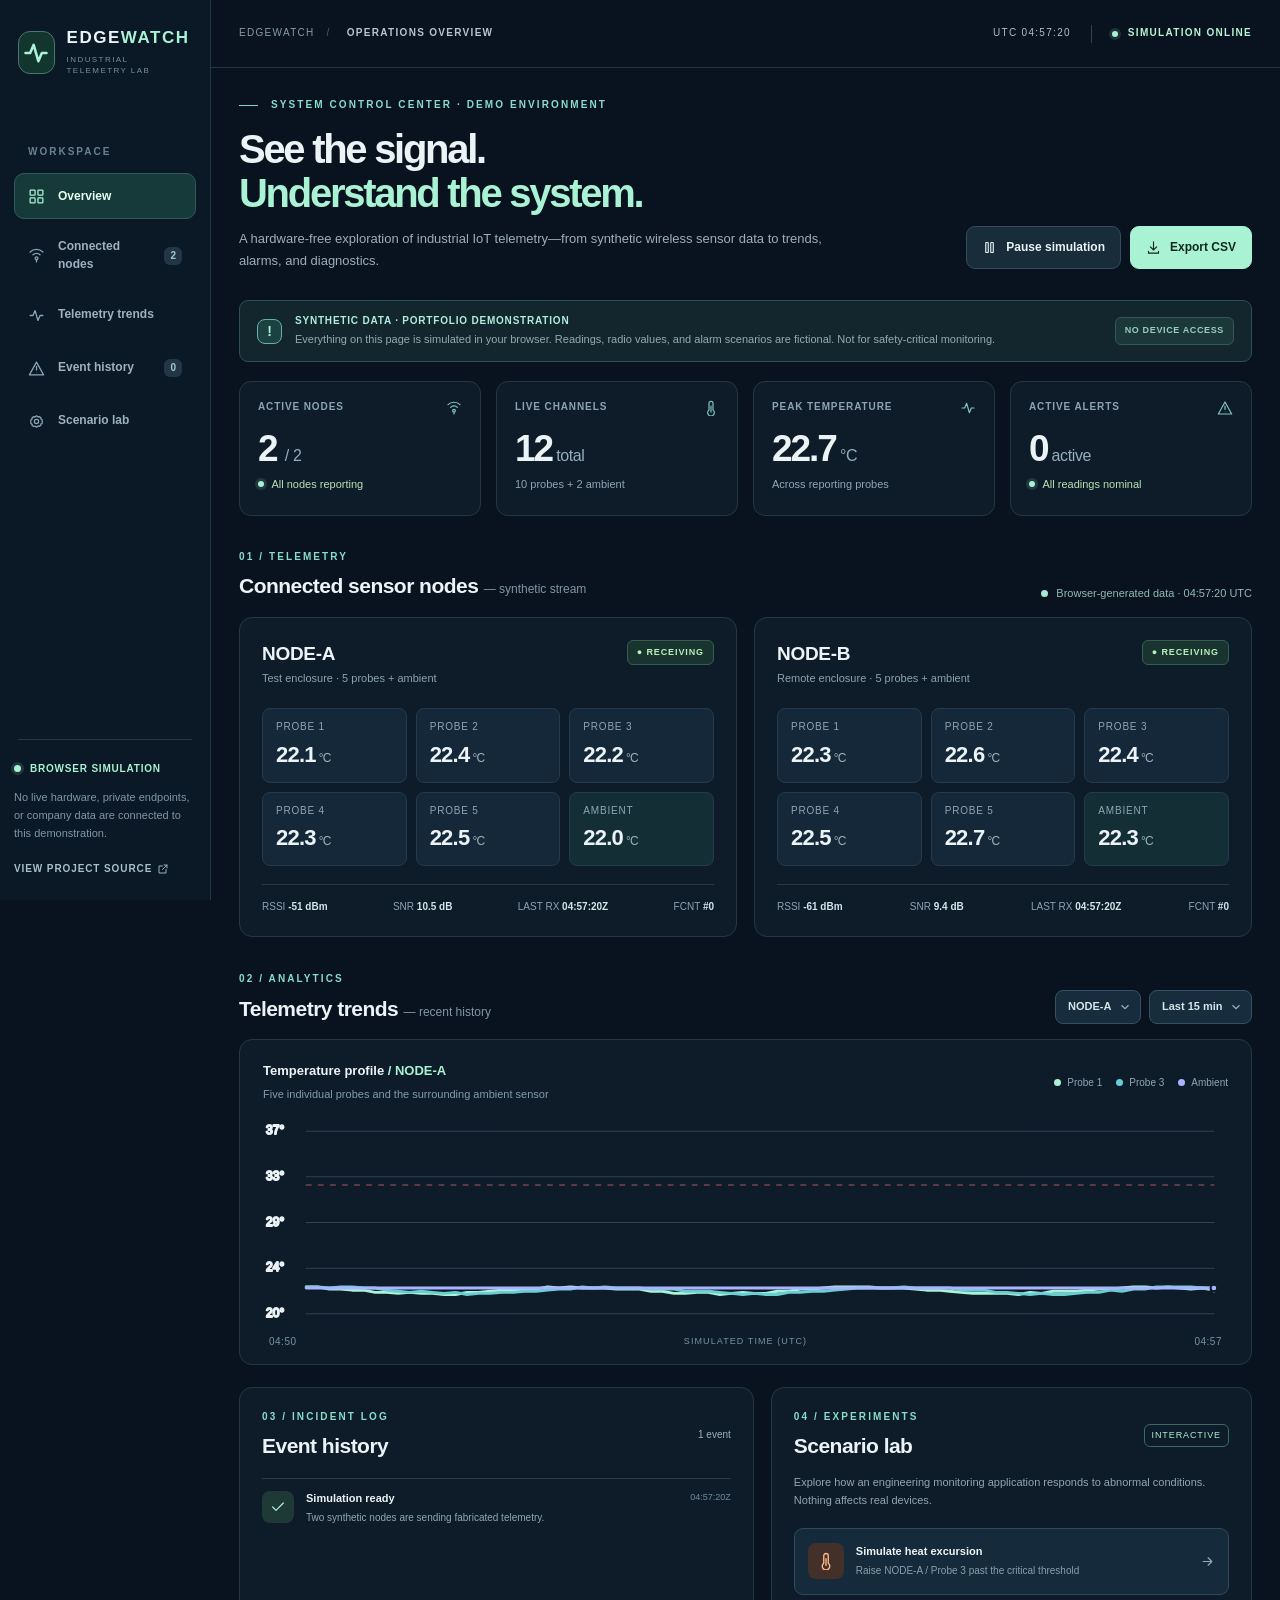
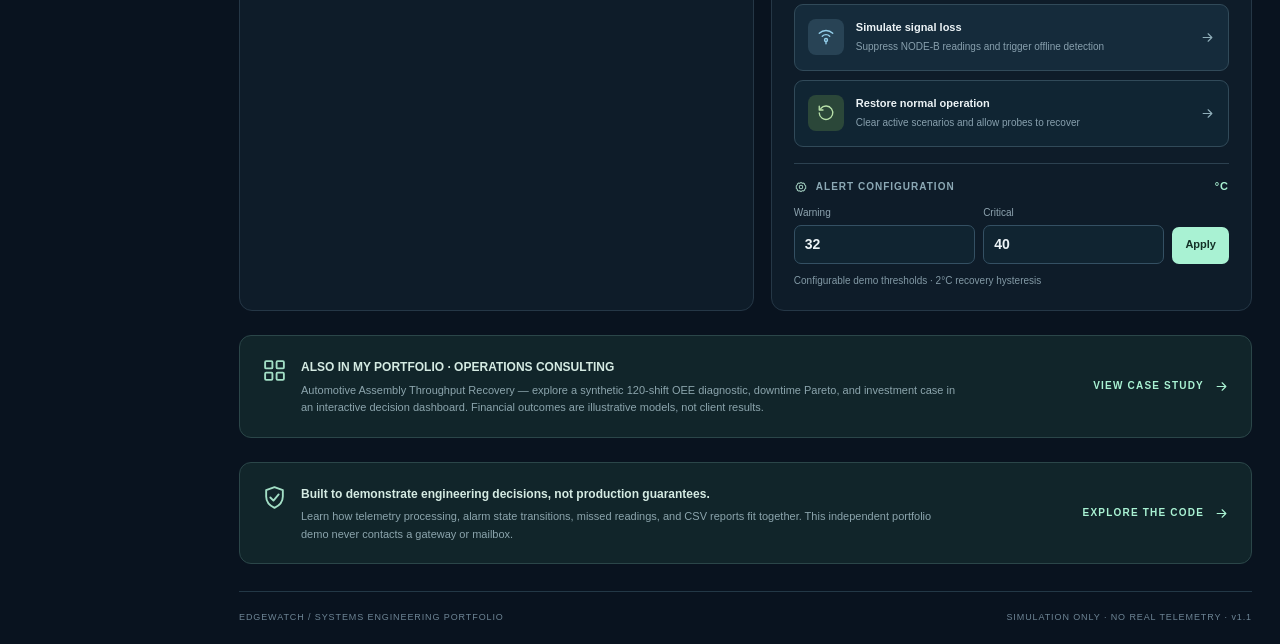
<file: demo/index.html>
<!doctype html>
<html lang="en">
<head>
  <meta charset="utf-8">
  <meta name="viewport" content="width=device-width, initial-scale=1">
  <meta name="theme-color" content="#09131f">
  <meta name="description" content="EdgeWatch — a fully synthetic, interactive Industrial IoT telemetry demo featuring live trends, temperature alarms, and offline detection.">
  <title>EdgeWatch · Live Industrial IoT Demo</title>
  <link rel="icon" href="favicon.svg" type="image/svg+xml">
  <link rel="stylesheet" href="styles.css">
  <script type="module" src="app.mjs"></script>
</head>
<body>
<svg class="svg-sprite" width="0" height="0" aria-hidden="true" xmlns="http://www.w3.org/2000/svg">
  <symbol id="i-grid" viewBox="0 0 24 24"><rect x="3" y="3" width="7" height="7" rx="1"/><rect x="14" y="3" width="7" height="7" rx="1"/><rect x="3" y="14" width="7" height="7" rx="1"/><rect x="14" y="14" width="7" height="7" rx="1"/></symbol>
  <symbol id="i-activity" viewBox="0 0 24 24"><polyline points="3 12 7 12 10 5 14 19 17 12 21 12"/></symbol>
  <symbol id="i-alert" viewBox="0 0 24 24"><path d="M12 3 2 21h20z"/><line x1="12" y1="9" x2="12" y2="14"/><circle cx="12" cy="17" r=".5" fill="currentColor" stroke="none"/></symbol>
  <symbol id="i-download" viewBox="0 0 24 24"><path d="M12 3v13m-5-5 5 5 5-5M4 18v3h16v-3"/></symbol>
  <symbol id="i-settings" viewBox="0 0 24 24"><circle cx="12" cy="12" r="3"/><path d="M19.4 15a2 2 0 0 0 .6-2.5l-.1-.4.1-.4a2 2 0 0 0-.6-2.5l-1.3-.9.1-1.7-2.4-1.5-1.5.7L12 4l-2.3 1.8-1.5-.7-2.4 1.5.1 1.7-1.3.9a2 2 0 0 0-.6 2.5l.1.4-.1.4a2 2 0 0 0 .6 2.5l1.3.9-.1 1.7 2.4 1.5 1.5-.7L12 20l2.3-1.8 1.5.7 2.4-1.5-.1-1.7z"/></symbol>
  <symbol id="i-thermo" viewBox="0 0 24 24"><path d="M9 15V5a3 3 0 0 1 6 0v10a5 5 0 1 1-6 0z"/><path d="M12 9v9"/></symbol>
  <symbol id="i-radio" viewBox="0 0 24 24"><circle cx="12" cy="16" r="2"/><path d="M7 11a7 7 0 0 1 10 0M3 7a13 13 0 0 1 18 0M12 18v3"/></symbol>
  <symbol id="i-shield" viewBox="0 0 24 24"><path d="M12 2 4 5v6c0 6 4 9 8 11 4-2 8-5 8-11V5z"/><path d="m8 12 3 3 5-6"/></symbol>
  <symbol id="i-arrow" viewBox="0 0 24 24"><path d="M5 12h14m-6-6 6 6-6 6"/></symbol>
  <symbol id="i-pause" viewBox="0 0 24 24"><rect x="6" y="4" width="4" height="16" rx="1"/><rect x="14" y="4" width="4" height="16" rx="1"/></symbol>
  <symbol id="i-play" viewBox="0 0 24 24"><path d="m7 4 13 8-13 8z"/></symbol>
  <symbol id="i-reset" viewBox="0 0 24 24"><path d="M3 12a9 9 0 1 0 2-6m-2-3v5h5"/></symbol>
  <symbol id="i-chevron" viewBox="0 0 24 24"><path d="m6 9 6 6 6-6"/></symbol>
  <symbol id="i-external" viewBox="0 0 24 24"><path d="M14 4h6v6m0-6-9 9M18 13v7H4V6h7"/></symbol>
  <symbol id="i-check" viewBox="0 0 24 24"><path d="m4 12 5 5L20 6"/></symbol>
</svg>
<div class="app-shell">
  <aside class="sidebar">
    <div class="identity"><div class="brand-mark"><svg><use href="#i-activity"/></svg></div><div><div class="brand-name">EDGE<span>WATCH</span></div><div class="brand-sub">INDUSTRIAL TELEMETRY LAB</div></div></div>
    <div class="nav-caption">WORKSPACE</div>
    <nav class="nav-list" aria-label="Dashboard navigation">
      <a class="navlink active" href="#overview"><svg><use href="#i-grid"/></svg> Overview</a>
      <a class="navlink" href="#nodes"><svg><use href="#i-radio"/></svg> Connected nodes <span class="nav-count">2</span></a>
      <a class="navlink" href="#trends"><svg><use href="#i-activity"/></svg> Telemetry trends</a>
      <a class="navlink" href="#events"><svg><use href="#i-alert"/></svg> Event history <span id="nav-alert" class="nav-count">0</span></a>
      <a class="navlink" href="#controls"><svg><use href="#i-settings"/></svg> Scenario lab</a>
    </nav>
    <div class="sidebar-info">
      <div class="sidebar-separator"></div>
      <div class="info-title"><span class="status-dot"></span> BROWSER SIMULATION</div>
      <p>No live hardware, private endpoints, or company data are connected to this demonstration.</p>
      <a href="https://github.com/mhhassan1/industrial-IOT-temperature-monitoring" target="_blank" rel="noopener noreferrer" class="repository-link">VIEW PROJECT SOURCE <svg><use href="#i-external"/></svg></a>
    </div>
  </aside>
  <main class="workspace" id="overview">
    <header class="topline">
      <div class="breadcrumb"><span>EDGEWATCH</span><span class="slash">/</span> <strong>OPERATIONS OVERVIEW</strong></div>
      <div class="top-actions"><span id="clock" class="clock">—</span><span class="header-divider"></span><span class="simulation-pill"><span class="pulse-dot"></span> SIMULATION ONLINE</span></div>
    </header>
    <div class="dashboard-content">
      <section class="intro">
        <div class="intro-main"><div class="eyebrow"><span class="tagline-line"></span> SYSTEM CONTROL CENTER · DEMO ENVIRONMENT</div><h1>See the signal.<br><span>Understand the system.</span></h1><p>A hardware-free exploration of industrial IoT telemetry—from synthetic wireless sensor data to trends, alarms, and diagnostics.</p></div>
        <div class="intro-controls"><button id="pause" class="btn btn-outline" type="button"><svg><use href="#i-pause"/></svg> <span>Pause simulation</span></button><button id="export" class="btn btn-mint" type="button"><svg><use href="#i-download"/></svg> Export CSV</button></div>
      </section>
      <div class="disclaimer"><div class="disclaimer-symbol">!</div><div><strong>SYNTHETIC DATA · PORTFOLIO DEMONSTRATION</strong><span>Everything on this page is simulated in your browser. Readings, radio values, and alarm scenarios are fictional. Not for safety-critical monitoring.</span></div><span class="disclaimer-chip">NO DEVICE ACCESS</span></div>
      <section class="kpis" aria-label="Simulated system health">
        <article class="kpi"><div class="kpi-top">ACTIVE NODES <svg><use href="#i-radio"/></svg></div><div id="kpi-nodes" class="kpi-number">2 <span>/ 2</span></div><div id="kpi-nodes-sub" class="kpi-sub good"><span class="tiny-dot"></span> All nodes reporting</div></article>
        <article class="kpi"><div class="kpi-top">LIVE CHANNELS <svg><use href="#i-thermo"/></svg></div><div class="kpi-number">12<span> total</span></div><div class="kpi-sub">10 probes + 2 ambient</div></article>
        <article class="kpi"><div class="kpi-top">PEAK TEMPERATURE <svg><use href="#i-activity"/></svg></div><div id="kpi-peak" class="kpi-number">22.8<span> °C</span></div><div id="kpi-peak-sub" class="kpi-sub">Across reporting probes</div></article>
        <article class="kpi"><div class="kpi-top">ACTIVE ALERTS <svg><use href="#i-alert"/></svg></div><div id="kpi-alerts" class="kpi-number">0<span> active</span></div><div id="kpi-alerts-sub" class="kpi-sub good"><span class="tiny-dot"></span> All readings nominal</div></article>
      </section>
      <section id="nodes" class="section-block"><div class="section-heading"><div><div class="section-index">01 / TELEMETRY</div><h2>Connected sensor nodes <span class="section-hint">— synthetic stream</span></h2></div><span class="refresh-message"><span class="spinning-dot"></span> Browser-generated data · <span id="updated">just now</span></span></div>
        <div class="node-grid" id="node-cards"></div>
      </section>
      <section id="trends" class="section-block trend-section"><div class="section-heading"><div><div class="section-index">02 / ANALYTICS</div><h2>Telemetry trends <span class="section-hint">— recent history</span></h2></div><div class="trend-filters"><label for="chart-node" class="sr-only">Choose node</label><select id="chart-node"><option value="NODE-A">NODE-A</option><option value="NODE-B">NODE-B</option></select><label for="chart-window" class="sr-only">History window</label><select id="chart-window"><option value="5">Last 5 min</option><option value="15" selected>Last 15 min</option><option value="30">Last 30 min</option></select></div></div>
        <div class="trend-card"><div class="trend-topline"><div><div class="trend-name">Temperature profile <span id="trend-title-node">/ NODE-A</span></div><div class="trend-description">Five individual probes and the surrounding ambient sensor</div></div><div class="legend"><span><i class="dot legend-mint"></i> Probe 1</span><span><i class="dot legend-cyan"></i> Probe 3</span><span><i class="dot legend-lilac"></i> Ambient</span></div></div><svg id="trend-graph" viewBox="0 0 960 220" preserveAspectRatio="none" role="img" aria-label="Synthetic temperature history line chart"></svg><div class="axis-footer"><span id="chart-left">—</span><span>SIMULATED TIME (UTC)</span><span id="chart-right">—</span></div></div>
      </section>
      <section class="bottom-grid">
        <div class="event-panel panel" id="events"><div class="panel-header"><div><div class="section-index">03 / INCIDENT LOG</div><h2>Event history</h2></div><span id="event-total" class="event-count">1 event</span></div><div id="event-list" class="event-list" aria-live="polite"></div></div>
        <div class="scenario-panel panel" id="controls"><div class="panel-header"><div><div class="section-index">04 / EXPERIMENTS</div><h2>Scenario lab</h2></div><span class="lab-flag">INTERACTIVE</span></div><p class="panel-explain">Explore how an engineering monitoring application responds to abnormal conditions. Nothing affects real devices.</p>
          <button id="heat" class="scenario-button" type="button"><span class="scenario-icon heat"><svg><use href="#i-thermo"/></svg></span><span class="scenario-copy"><strong>Simulate heat excursion</strong><small>Raise NODE-A / Probe 3 past the critical threshold</small></span><svg class="scenario-arrow"><use href="#i-arrow"/></svg></button>
          <button id="outage" class="scenario-button" type="button"><span class="scenario-icon outage"><svg><use href="#i-radio"/></svg></span><span class="scenario-copy"><strong>Simulate signal loss</strong><small>Suppress NODE-B readings and trigger offline detection</small></span><svg class="scenario-arrow"><use href="#i-arrow"/></svg></button>
          <button id="restore" class="scenario-button muted" type="button"><span class="scenario-icon restore"><svg><use href="#i-reset"/></svg></span><span class="scenario-copy"><strong>Restore normal operation</strong><small>Clear active scenarios and allow probes to recover</small></span><svg class="scenario-arrow"><use href="#i-arrow"/></svg></button>
          <div class="settings-group"><div class="settings-label"><svg><use href="#i-settings"/></svg> ALERT CONFIGURATION <span>°C</span></div><div class="threshold-row"><label>Warning <input id="warning" type="number" step="1" min="10" max="110" value="32"></label><label>Critical <input id="critical" type="number" step="1" min="11" max="120" value="40"></label><button id="apply" type="button" class="apply-button">Apply</button></div><div id="settings-help" class="settings-help">Configurable demo thresholds · 2°C recovery hysteresis</div></div>
        </div>
      </section>
      <section class="footer-feature" aria-label="Independent operations consulting work"><div><svg><use href="#i-grid"/></svg><div><strong>ALSO IN MY PORTFOLIO · OPERATIONS CONSULTING</strong><p>Automotive Assembly Throughput Recovery — explore a synthetic 120-shift OEE diagnostic, downtime Pareto, and investment case in an interactive decision dashboard. Financial outcomes are illustrative models, not client results.</p></div></div><a href="https://automotive-throughput-recovery-mhhassan.mohamad-hassan5655.chatgpt.site" target="_blank" rel="noopener noreferrer">VIEW CASE STUDY <svg><use href="#i-arrow"/></svg></a></section>
      <section class="footer-feature"><div><svg><use href="#i-shield"/></svg><div><strong>Built to demonstrate engineering decisions, not production guarantees.</strong><p>Learn how telemetry processing, alarm state transitions, missed readings, and CSV reports fit together. This independent portfolio demo never contacts a gateway or mailbox.</p></div></div><a href="https://github.com/mhhassan1/industrial-IOT-temperature-monitoring" target="_blank" rel="noopener noreferrer">EXPLORE THE CODE <svg><use href="#i-arrow"/></svg></a></section>
      <footer class="footer"><span>EDGEWATCH / SYSTEMS ENGINEERING PORTFOLIO</span><span>SIMULATION ONLY · NO REAL TELEMETRY · v1.1</span></footer>
    </div>
  </main>
</div>
<div id="toast" class="toast" role="status" aria-live="polite"></div>
</body>
</html>
</file>
<file: demo/styles.css>
:root{color-scheme:dark;--base:#09131f;--panel:#0e1c29;--panel2:#122333;--panel3:#172a38;--stroke:#253746;--stroke2:#324859;--muted:#8ba0ac;--subtle:#637b89;--text:#ecf3f6;--mint:#a9f2d3;--cyan:#68ced5;--lime:#b4ee93;--red:#ff7f88;--amber:#edc182;--lilac:#aab3ff;--good-bg:#18362f}*{box-sizing:border-box}html{scroll-behavior:smooth}body{margin:0;background:var(--base);color:var(--text);font:14px/1.45 Inter,-apple-system,BlinkMacSystemFont,"Segoe UI",sans-serif;-webkit-font-smoothing:antialiased}button,input,select{font:inherit}button{cursor:pointer}a{color:inherit;text-decoration:none}button:focus-visible,a:focus-visible,input:focus-visible,select:focus-visible{outline:2px solid var(--mint);outline-offset:3px}svg{width:19px;height:19px;fill:none;stroke:currentColor;stroke-width:1.8;stroke-linecap:round;stroke-linejoin:round;flex:none}.svg-sprite{position:absolute;overflow:hidden}.sr-only{position:absolute;width:1px;height:1px;padding:0;margin:-1px;overflow:hidden;clip:rect(0,0,0,0);white-space:nowrap;border:0}.app-shell{display:flex;min-height:100vh}.sidebar{position:sticky;top:0;height:100vh;width:254px;flex:none;background:#0b1825;border-right:1px solid var(--stroke);padding:29px 20px 24px;display:flex;flex-direction:column}.identity{display:flex;align-items:center;gap:12px;padding:0 4px 68px}.brand-mark{width:43px;height:43px;border:1px solid #46786d;background:#12352e;display:grid;place-items:center;border-radius:12px;color:var(--mint)}.brand-mark svg{width:28px;height:28px;stroke-width:2.2}.brand-name{letter-spacing:.09em;font-weight:850;font-size:17px;line-height:1.1}.brand-name span{color:var(--mint)}.brand-sub{font-size:8px;letter-spacing:.18em;color:#75919d;margin-top:6px}.nav-caption{color:#6a8290;font-size:10px;letter-spacing:.20em;font-weight:800;margin:0 14px 14px}.nav-list{display:flex;flex-direction:column;gap:7px}.navlink{min-height:46px;display:flex;align-items:center;gap:13px;color:#9eb1be;padding:11px 13px;border-radius:10px;border:1px solid transparent;font-size:12px;font-weight:620}.navlink svg{width:17px;height:17px;color:#8aa6b3}.navlink:hover{background:#142637}.navlink.active{color:#e8fff2;background:#163a39;border-color:#315b58}.navlink.active svg{color:var(--mint)}.nav-count{margin-left:auto;color:#a9c6cb;font-size:10px;border-radius:6px;background:#223647;padding:2px 6px}.sidebar-info{margin-top:auto}.sidebar-separator{height:1px;background:var(--stroke);margin:0 4px 22px}.info-title{font-size:10px;font-weight:800;letter-spacing:.08em;color:var(--mint);display:flex;align-items:center}.status-dot,.pulse-dot,.tiny-dot{display:inline-block;border-radius:50%;background:var(--mint);box-shadow:0 0 0 3px #a9f2d322}.status-dot{width:7px;height:7px;margin-right:9px}.sidebar-info p{font-size:11px;line-height:1.65;color:#8096a6;margin:12px 0 19px}.repository-link{display:flex;align-items:center;gap:5px;font-size:10px;letter-spacing:.09em;font-weight:800;color:#a7c2c7}.repository-link svg{width:12px;height:12px}.workspace{min-width:0;flex:1}.topline{height:68px;border-bottom:1px solid var(--stroke);display:flex;align-items:center;justify-content:space-between;padding:0 43px;font-size:10px;letter-spacing:.13em;color:#869ba7;gap:12px}.breadcrumb strong{color:#b4c5cd;font-weight:700}.slash{padding:0 12px;color:#456171}.top-actions{display:flex;align-items:center;gap:20px}.clock{white-space:nowrap;color:#acc1c5;font-variant-numeric:tabular-nums}.header-divider{width:1px;height:18px;background:#314250}.simulation-pill{color:#b6f3d5;display:flex;gap:10px;align-items:center;font-weight:850;white-space:nowrap}.pulse-dot{width:6px;height:6px;animation:pulse 2.5s ease infinite}@keyframes pulse{50%{opacity:.45}}.dashboard-content{max-width:1700px;margin:auto;padding:34px 44px 25px}.intro{display:flex;justify-content:space-between;gap:30px;align-items:flex-end}.eyebrow,.section-index{font-size:10px;color:#88dcca;letter-spacing:.21em;font-weight:800}.tagline-line{display:inline-block;width:19px;height:1px;background:#83d4bb;vertical-align:middle;margin-right:8px}.intro h1{font-size:clamp(30px,3.2vw,51px);line-height:1.12;letter-spacing:-.057em;font-weight:770;margin:14px 0 12px}.intro h1 span{color:var(--mint)}.intro p{font-size:13px;color:#9daeb8;max-width:620px;line-height:1.7;margin:0}.intro-controls{display:flex;gap:9px;padding-bottom:3px}.btn{display:flex;align-items:center;gap:9px;white-space:nowrap;padding:12px 15px;font-size:12px;font-weight:770;border-radius:9px;border:1px solid #344c5d;background:#182c39;color:#e7f4f5}.btn svg{width:15px;height:15px}.btn:hover,.scenario-button:hover,.apply-button:hover{filter:brightness(1.13)}.btn-mint{background:var(--mint);border-color:var(--mint);color:#132920}.disclaimer{margin-top:28px;padding:13px 17px;border:1px solid #2d4f54;background:#13262e;border-radius:9px;display:flex;align-items:center;gap:13px}.disclaimer-symbol{border:1px solid #66b1aa;background:#1b4141;color:var(--mint);font-weight:800;width:25px;height:25px;display:grid;place-items:center;border-radius:8px;flex:none}.disclaimer>div:nth-child(2){flex:1}.disclaimer strong{display:block;font-size:10px;letter-spacing:.08em;color:#b1eddb}.disclaimer span{display:block;margin-top:3px;color:#91acb2;font-size:11px}.disclaimer .disclaimer-chip{font-size:9px;font-weight:800;letter-spacing:.07em;padding:6px 9px;background:#1b373a;color:#98cebc;border:1px solid #335957;border-radius:6px;white-space:nowrap;margin-top:0}.kpis{display:grid;grid-template-columns:repeat(4,minmax(0,1fr));gap:15px;margin-top:19px}.kpi{background:var(--panel);border:1px solid var(--stroke);border-radius:12px;padding:20px 22px;min-height:135px}.kpi-top{display:flex;align-items:center;justify-content:space-between;color:#8ca4b1;font-size:10px;font-weight:800;letter-spacing:.09em}.kpi-top svg{width:16px;height:16px;color:#7ec6c0}.kpi-number{font-size:37px;font-weight:740;letter-spacing:-.055em;margin-top:10px;font-variant-numeric:tabular-nums;line-height:1.23}.kpi-number span{font-size:16px;color:#94aebb;letter-spacing:-.025em;font-weight:500}.kpi-sub{margin-top:6px;color:#90a5b3;font-size:11px}.kpi-sub.good{color:#b8e4b3}.kpi-sub.bad{color:#ff9da6}.tiny-dot{width:6px;height:6px;vertical-align:1px;margin-right:5px}.section-block{margin-top:34px;scroll-margin-top:15px}.section-heading{display:flex;align-items:flex-end;justify-content:space-between;gap:15px;margin-bottom:15px}.section-heading h2,.panel h2{font-size:21px;letter-spacing:-.025em;margin:7px 0 0;font-weight:720}.section-hint{font-size:12px;color:#8195a4;font-weight:450;letter-spacing:0}.refresh-message{color:#92b9b0;font-size:11px;white-space:nowrap}.spinning-dot{display:inline-block;width:7px;height:7px;border-radius:50%;background:#a6e8d5;margin-right:5px}.node-grid{display:grid;grid-template-columns:repeat(2,minmax(0,1fr));gap:17px}.node-card,.trend-card,.panel{background:var(--panel);border:1px solid var(--stroke);border-radius:13px;padding:22px}.node-card{min-width:0}.node-card.state-offline{border-color:#995565}.node-head{display:flex;align-items:flex-start;justify-content:space-between}.node-id{font-size:19px;font-weight:760;letter-spacing:-.015em}.node-sub{font-size:11px;color:#8ba2ae;margin-top:4px}.node-badge{font-weight:800;letter-spacing:.10em;font-size:9px;color:#b8efbb;border:1px solid #345e52;background:#19342f;border-radius:6px;padding:5px 9px}.node-badge.offline{color:#ffb0b6;border-color:#8b4551;background:#3e2430}.sensor-grid{display:grid;grid-template-columns:repeat(3,minmax(0,1fr));gap:9px;margin-top:21px}.sensor{background:#15283a;border:1px solid #243b4c;border-radius:8px;padding:11px 13px;min-height:69px}.sensor-label{color:#8ba6b5;font-size:10px;letter-spacing:.08em;text-transform:uppercase}.sensor-number{font-size:22px;font-weight:720;letter-spacing:-.035em;margin-top:4px;font-variant-numeric:tabular-nums}.sensor-number small{font-size:12px;color:#9fb5ba;font-weight:450;margin-left:3px}.sensor.warn{background:#372e26;border-color:#8a704e}.sensor.warn .sensor-number{color:var(--amber)}.sensor.critical{background:#38232e;border-color:#8b4e5d}.sensor.critical .sensor-number{color:var(--red)}.sensor.ambient{background:#142e36}.node-card.state-offline .sensor{opacity:.56}.node-card.state-offline .sensor-number:after{content:'*';font-size:10px;color:var(--amber)}.node-meta{display:flex;justify-content:space-between;gap:12px;flex-wrap:wrap;border-top:1px solid #263947;padding-top:15px;margin-top:18px;color:#8da3b1;font-size:10px}.node-meta b{color:#d1e6e8;font-weight:650}.trend-section{margin-top:35px}.trend-filters{display:flex;gap:8px}select{appearance:none;background:#172c3c;color:#d3e5e9;border:1px solid #355161;border-radius:8px;padding:8px 28px 8px 12px;font-size:11px;font-weight:700;cursor:pointer;background-image:url("data:image/svg+xml,%3Csvg xmlns='http://www.w3.org/2000/svg' width='14' height='14' viewBox='0 0 24 24' fill='none' stroke='%239bb1bc' stroke-width='2'%3E%3Cpath d='m6 9 6 6 6-6'/%3E%3C/svg%3E");background-repeat:no-repeat;background-position:right 8px center}.trend-card{padding:22px 23px 14px}.trend-topline{display:flex;justify-content:space-between;gap:16px;align-items:center}.trend-name{font-size:13px;font-weight:750}.trend-name span{color:var(--mint)}.trend-description{font-size:11px;color:#829bac;margin-top:6px}.legend{display:flex;gap:14px;flex-wrap:wrap;color:#90a6b3;font-size:10px}.legend span{display:flex;align-items:center;gap:6px}.dot{width:7px;height:7px;border-radius:50%;display:inline-block}.legend-mint{background:#a9f2d3}.legend-cyan{background:#67cdda}.legend-lilac{background:#aab3ff}#trend-graph{display:block;width:100%;height:222px;margin-top:10px;overflow:visible}.gridline{stroke:#2c4251;stroke-width:1}.axis-text{font-size:12px;fill:#6f8796}.trend-path{fill:none;stroke-width:2.9;stroke-linecap:round;stroke-linejoin:round;vector-effect:non-scaling-stroke}.threshold-line{stroke:#ff777e;stroke-width:1;stroke-dasharray:5 7;opacity:.65}.axis-footer{display:flex;justify-content:space-between;font-size:10px;color:#7891a0;letter-spacing:.05em;padding:0 6px}.axis-footer span:nth-child(2){font-size:9px;letter-spacing:.12em}.bottom-grid{margin-top:22px;display:grid;grid-template-columns:1.07fr 1fr;gap:17px}.panel{scroll-margin-top:20px}.panel-header{display:flex;justify-content:space-between;align-items:center;gap:15px}.event-count{color:#9bb3bb;font-size:10px}.event-list{margin-top:16px;max-height:406px;overflow:auto;min-height:290px}.event{display:flex;align-items:flex-start;gap:12px;padding:12px 0;border-top:1px solid #243a48}.event-icon{display:grid;place-items:center;flex:none;border-radius:8px;width:32px;height:32px;background:#1e3936;color:var(--mint)}.event-icon svg{width:16px;height:16px}.event-icon.warning{background:#42372b;color:var(--amber)}.event-icon.critical,.event-icon.offline{background:#442a32;color:#ff9ca5}.event-content{flex:1;min-width:0}.event-title{font-size:11px;font-weight:750}.event-desc{font-size:10px;color:#90a7b3;margin-top:3px;line-height:1.5}.event-time{font-size:9px;white-space:nowrap;color:#728c9b}.lab-flag{font-size:9px;color:var(--mint);border:1px solid #376a62;border-radius:6px;padding:4px 7px;letter-spacing:.10em}.panel-explain{color:#92a6b0;font-size:11px;line-height:1.7;margin:11px 0 18px}.scenario-button{width:100%;display:flex;align-items:center;text-align:left;gap:12px;border:1px solid #314a59;border-radius:9px;background:#152b3b;color:var(--text);padding:12px 13px;margin-bottom:9px;min-height:67px}.scenario-icon{width:36px;height:36px;display:grid;place-items:center;border-radius:8px;flex:none}.scenario-icon svg{width:18px;height:18px}.scenario-icon.heat{background:#433129;color:#ffba8b}.scenario-icon.outage{background:#284355;color:#94cfeb}.scenario-icon.restore{background:#2b4739;color:#b8e1a9}.scenario-copy{display:block;flex:1;min-width:0}.scenario-copy strong{font-size:11px;display:block;font-weight:750}.scenario-copy small{font-size:10px;color:#88a0ae;display:block;margin-top:4px;line-height:1.4}.scenario-arrow{width:15px;height:15px;color:#8faeb9}.scenario-button.muted{background:#102533}.settings-group{border-top:1px solid #2c4150;margin-top:16px;padding-top:15px}.settings-label{display:flex;align-items:center;color:#8ca9b5;font-size:10px;letter-spacing:.1em;font-weight:750;gap:8px}.settings-label svg{width:14px;height:14px;color:#9dc8ba}.settings-label span{margin-left:auto;font-size:11px;color:var(--mint)}.threshold-row{margin-top:11px;display:grid;grid-template-columns:1fr 1fr auto;align-items:end;gap:8px}.threshold-row label{display:flex;flex-direction:column;gap:5px;color:#8da3af;font-size:10px}.threshold-row input{width:100%;border:1px solid #345063;border-radius:7px;background:#102431;color:var(--text);font-size:14px;font-weight:700;padding:8px 10px;min-width:0}.apply-button{background:var(--mint);border:0;border-radius:7px;color:#133026;font-size:11px;font-weight:800;padding:9px 13px;height:37px}.settings-help{font-size:10px;color:#8299a5;margin-top:10px;min-height:14px}.settings-help.invalid{color:var(--red)}.footer-feature{margin-top:24px;padding:20px 22px;border:1px solid #2b4649;background:#11252a;display:flex;align-items:center;justify-content:space-between;gap:18px;border-radius:12px}.footer-feature>div{display:flex;align-items:flex-start;gap:14px}.footer-feature>div>svg{width:25px;height:25px;color:#a3dfc6;margin-top:2px}.footer-feature strong{font-size:12px;color:#d5ebe3}.footer-feature p{font-size:11px;color:#8ca5ad;max-width:660px;line-height:1.6;margin:5px 0 0}.footer-feature a{font-size:10px;letter-spacing:.12em;color:var(--mint);display:flex;align-items:center;gap:10px;font-weight:800;white-space:nowrap}.footer-feature a svg{width:15px;height:15px}.footer{border-top:1px solid #233846;color:#6e8595;display:flex;justify-content:space-between;gap:12px;margin-top:27px;padding-top:19px;font-size:9px;letter-spacing:.1em}.toast{position:fixed;bottom:22px;right:24px;background:#d0f2dd;color:#132c23;padding:12px 18px;font-size:12px;font-weight:750;border-radius:9px;box-shadow:0 12px 45px #0007;opacity:0;transform:translateY(12px);pointer-events:none;transition:opacity .2s,transform .2s;z-index:20}.toast.visible{opacity:1;transform:translateY(0)}@media(max-width:1280px){.sidebar{width:211px;padding-left:14px;padding-right:14px}.topline{padding:0 28px}.dashboard-content{padding:30px 28px 20px}.kpi{padding:18px}.intro h1{font-size:40px}}@media(max-width:1050px){.sidebar{display:none}.node-grid,.bottom-grid{grid-template-columns:1fr}.node-card{max-width:none}}@media(max-width:740px){.dashboard-content{padding:24px 16px}.topline{padding:0 16px;height:57px}.clock{display:none}.header-divider{display:none}.intro{flex-direction:column;align-items:flex-start}.intro h1{font-size:35px}.intro-controls{width:100%}.intro-controls .btn{flex:1;justify-content:center}.disclaimer-chip{display:none!important}.kpis{grid-template-columns:repeat(2,minmax(0,1fr));gap:10px}.kpi{min-height:120px;padding:15px}.kpi-number{font-size:31px}.section-heading{align-items:flex-start;flex-direction:column}.refresh-message{align-self:flex-start}.trend-topline{flex-direction:column;align-items:flex-start}.legend{margin-top:4px}.footer-feature{flex-direction:column;align-items:flex-start}.footer{flex-direction:column}.node-card,.trend-card,.panel{padding:18px}}@media(max-width:420px){.intro-controls{flex-direction:column}.sensor{padding:9px}.sensor-number{font-size:18px}.threshold-row{grid-template-columns:1fr 1fr}.apply-button{grid-column:span 2}.axis-footer span:nth-child(2){display:none}}@media(prefers-reduced-motion:reduce){*,*:before,*:after{scroll-behavior:auto!important;animation:none!important;transition:none!important}}
</file>
